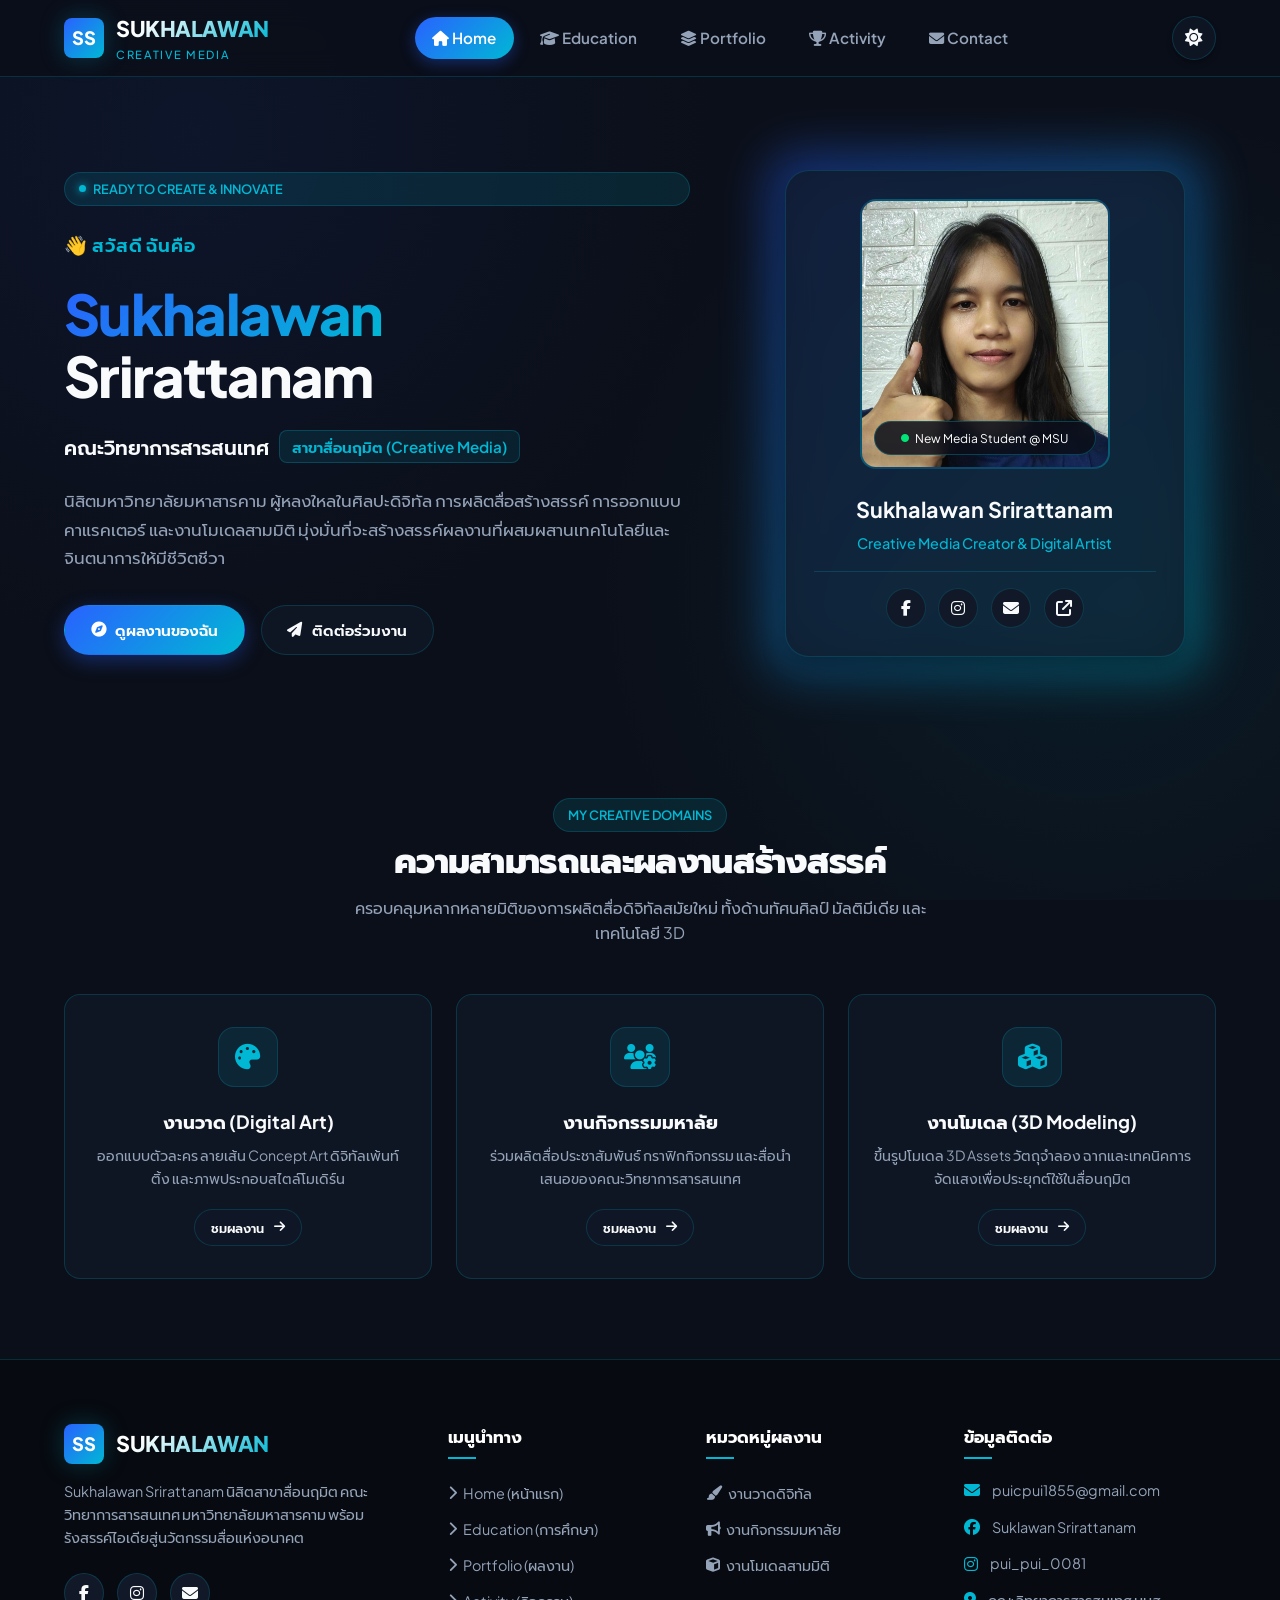
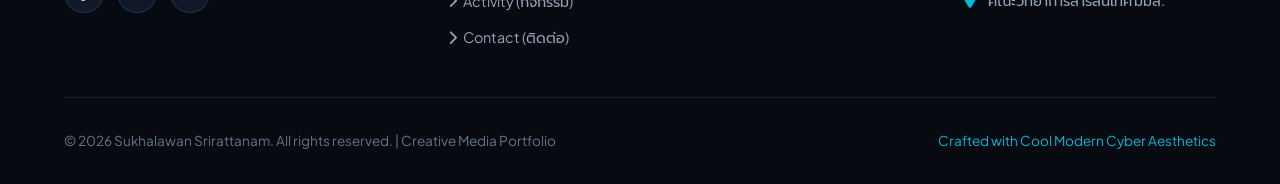
<file: index.html>
<!DOCTYPE html>
<html lang="th" data-theme="dark">
<head>
  <meta charset="UTF-8">
  <meta name="viewport" content="width=device-width, initial-scale=1.0">
  <title>Sukhalawan Srirattanam | Creative Media Portfolio</title>
  <meta name="description" content="Portfolio ของ Sukhalawan Srirattanam นิสิตสาขาสื่อนฤมิต คณะวิทยาการสารสนเทศ มหาวิทยาลัยมหาสารคาม">
  <link rel="stylesheet" href="css/style.css">
  <!-- FontAwesome Icons -->
  <link rel="stylesheet" href="https://cdnjs.cloudflare.com/ajax/libs/font-awesome/6.5.1/css/all.min.css">
</head>
<body>

  <!-- ==================== SITE NAVIGATION ==================== -->
  <header class="site-header">
    <div class="container nav-container">
      <a href="index.html" class="brand-logo">
        <div class="logo-icon">SS</div>
        <div>
          <span class="logo-text">SUKHALAWAN</span>
          <span class="logo-sub">Creative Media</span>
        </div>
      </a>

      <!-- Navigation Links -->
      <nav class="nav-menu" id="navMenu">
        <a href="index.html" class="nav-link active"><i class="fa-solid fa-house"></i> Home</a>
        <a href="education.html" class="nav-link"><i class="fa-solid fa-graduation-cap"></i> Education</a>
        <a href="portfolio.html" class="nav-link"><i class="fa-solid fa-layer-group"></i> Portfolio</a>
        <a href="activity.html" class="nav-link"><i class="fa-solid fa-trophy"></i> Activity</a>
        <a href="contact.html" class="nav-link"><i class="fa-solid fa-envelope"></i> Contact</a>
      </nav>

      <!-- Navigation Actions -->
      <div class="nav-actions">
        <!-- Theme Switcher (Dark / Light) -->
        <button id="themeToggleBtn" class="theme-toggle-btn" aria-label="สลับโหมดการแสดงผล" title="สลับโหมดการแสดงผล">
          <i id="themeIcon" class="fa-solid fa-sun"></i>
        </button>
        <!-- Mobile Hamburger Menu Button -->
        <button id="hamburgerBtn" class="hamburger-btn" aria-label="เปิดเมนู">
          <i class="fa-solid fa-bars"></i>
        </button>
      </div>
    </div>
  </header>

  <!-- ==================== HERO SECTION ==================== -->
  <main>
    <section class="hero-section">
      <div class="container hero-grid">
        <!-- Left: Introduction Bio -->
        <div class="hero-content">
          <div class="badge badge-pulse">
            <span>READY TO CREATE & INNOVATE</span>
          </div>
          <span class="hero-greeting">👋 สวัสดี ฉันคือ</span>
          <h1 class="hero-name">
            <span class="hero-name-gradient">Sukhalawan</span><br>
            Srirattanam
          </h1>
          <div class="hero-faculty">
            <span>คณะวิทยาการสารสนเทศ</span>
            <span class="hero-faculty-tag">สาขาสื่อนฤมิต (Creative Media)</span>
          </div>
          <p class="hero-bio">
            นิสิตมหาวิทยาลัยมหาสารคาม ผู้หลงใหลในศิลปะดิจิทัล การผลิตสื่อสร้างสรรค์ การออกแบบคาแรคเตอร์ และงานโมเดลสามมิติ มุ่งมั่นที่จะสร้างสรรค์ผลงานที่ผสมผสานเทคโนโลยีและจินตนาการให้มีชีวิตชีวา
          </p>
          <div class="hero-actions">
            <a href="portfolio.html" class="btn btn-primary">
              <i class="fa-solid fa-compass"></i> ดูผลงานของฉัน
            </a>
            <a href="contact.html" class="btn btn-secondary">
              <i class="fa-solid fa-paper-plane"></i> ติดต่อร่วมงาน
            </a>
          </div>
        </div>

        <!-- Right: Profile Visual Card -->
        <div class="hero-visual">
          <div class="profile-card-wrapper">
            <div class="profile-glow"></div>
            <div class="profile-card">
              <div class="profile-img-container">
                <img src="assets/images/profile-real.jpg" alt="Sukhalawan Srirattanam Profile" class="profile-img">
                <div class="profile-meta-status">
                  <i class="fa-solid fa-circle" style="color: #00E676; font-size: 8px;"></i>
                  <span>New Media Student @ MSU</span>
                </div>
              </div>
              <h2 class="profile-name">Sukhalawan Srirattanam</h2>
              <p class="profile-title">Creative Media Creator & Digital Artist</p>
              
              <!-- Quick Social Links -->
              <div class="profile-socials">
                <a href="https://www.facebook.com/suklawan.srirattanam?locale=th_TH" target="_blank" rel="noopener" class="social-circle-btn" title="Facebook Profile">
                  <i class="fa-brands fa-facebook-f"></i>
                </a>
                <a href="https://www.instagram.com/pui_pui_0081/" target="_blank" rel="noopener" class="social-circle-btn" title="Instagram Profile">
                  <i class="fa-brands fa-instagram"></i>
                </a>
                <a href="mailto:puicpui1855@gmail.com" class="social-circle-btn" title="Send Email">
                  <i class="fa-solid fa-envelope"></i>
                </a>
                <a href="contact.html" class="social-circle-btn" title="View Full Contacts">
                  <i class="fa-solid fa-arrow-up-right-from-square"></i>
                </a>
              </div>
            </div>
          </div>
        </div>
      </div>
    </section>

    <!-- ==================== HIGHLIGHTS SECTION ==================== -->
    <section class="home-highlights">
      <div class="container">
        <div class="section-head">
          <span class="badge">MY CREATIVE DOMAINS</span>
          <h2 class="section-title">ความสามารถและผลงานสร้างสรรค์</h2>
          <p class="section-desc">ครอบคลุมหลากหลายมิติของการผลิตสื่อดิจิทัลสมัยใหม่ ทั้งด้านทัศนศิลป์ มัลติมีเดีย และเทคโนโลยี 3D</p>
        </div>

        <div class="highlight-grid">
          <!-- Item 1: งานวาด -->
          <div class="highlight-card">
            <div class="highlight-icon">
              <i class="fa-solid fa-palette"></i>
            </div>
            <h3>งานวาด (Digital Art)</h3>
            <p>ออกแบบตัวละคร ลายเส้น Concept Art ดิจิทัลเพ้นท์ติ้ง และภาพประกอบสไตล์โมเดิร์น</p>
            <div style="margin-top: 1.25rem;">
              <a href="portfolio.html" class="btn btn-secondary" style="font-size: 0.8rem; padding: 0.45rem 1rem;">
                ชมผลงาน <i class="fa-solid fa-arrow-right"></i>
              </a>
            </div>
          </div>

          <!-- Item 2: งานกิจกรรมมหาลัย -->
          <div class="highlight-card">
            <div class="highlight-icon">
              <i class="fa-solid fa-users-gear"></i>
            </div>
            <h3>งานกิจกรรมมหาลัย</h3>
            <p>ร่วมผลิตสื่อประชาสัมพันธ์ กราฟิกกิจกรรม และสื่อนำเสนอของคณะวิทยาการสารสนเทศ</p>
            <div style="margin-top: 1.25rem;">
              <a href="portfolio.html" class="btn btn-secondary" style="font-size: 0.8rem; padding: 0.45rem 1rem;">
                ชมผลงาน <i class="fa-solid fa-arrow-right"></i>
              </a>
            </div>
          </div>

          <!-- Item 3: งานโมเดล -->
          <div class="highlight-card">
            <div class="highlight-icon">
              <i class="fa-solid fa-cubes"></i>
            </div>
            <h3>งานโมเดล (3D Modeling)</h3>
            <p>ขึ้นรูปโมเดล 3D Assets วัตถุจำลอง ฉากและเทคนิคการจัดแสงเพื่อประยุกต์ใช้ในสื่อนฤมิต</p>
            <div style="margin-top: 1.25rem;">
              <a href="portfolio.html" class="btn btn-secondary" style="font-size: 0.8rem; padding: 0.45rem 1rem;">
                ชมผลงาน <i class="fa-solid fa-arrow-right"></i>
              </a>
            </div>
          </div>
        </div>
      </div>
    </section>
  </main>

  <!-- ==================== SHARED FOOTER ==================== -->
  <footer class="site-footer">
    <div class="container">
      <div class="footer-grid">
        <!-- Brand Summary -->
        <div class="footer-col footer-brand">
          <div class="brand-logo" style="margin-bottom: 1rem;">
            <div class="logo-icon">SS</div>
            <div class="logo-text">SUKHALAWAN</div>
          </div>
          <p>
            Sukhalawan Srirattanam นิสิตสาขาสื่อนฤมิต คณะวิทยาการสารสนเทศ มหาวิทยาลัยมหาสารคาม พร้อมรังสรรค์ไอเดียสู่นวัตกรรมสื่อแห่งอนาคต
          </p>
          <div class="profile-socials" style="justify-content: flex-start; border: none; padding-top: 0;">
            <a href="https://www.facebook.com/suklawan.srirattanam?locale=th_TH" target="_blank" rel="noopener" class="social-circle-btn" title="Facebook">
              <i class="fa-brands fa-facebook-f"></i>
            </a>
            <a href="https://www.instagram.com/pui_pui_0081/" target="_blank" rel="noopener" class="social-circle-btn" title="Instagram">
              <i class="fa-brands fa-instagram"></i>
            </a>
            <a href="mailto:puicpui1855@gmail.com" class="social-circle-btn" title="Email">
              <i class="fa-solid fa-envelope"></i>
            </a>
          </div>
        </div>

        <!-- Quick Links -->
        <div class="footer-col">
          <h4>เมนูนำทาง</h4>
          <ul class="footer-links">
            <li><a href="index.html"><i class="fa-solid fa-chevron-right"></i> Home (หน้าแรก)</a></li>
            <li><a href="education.html"><i class="fa-solid fa-chevron-right"></i> Education (การศึกษา)</a></li>
            <li><a href="portfolio.html"><i class="fa-solid fa-chevron-right"></i> Portfolio (ผลงาน)</a></li>
            <li><a href="activity.html"><i class="fa-solid fa-chevron-right"></i> Activity (กิจกรรม)</a></li>
            <li><a href="contact.html"><i class="fa-solid fa-chevron-right"></i> Contact (ติดต่อ)</a></li>
          </ul>
        </div>

        <!-- Creative Fields -->
        <div class="footer-col">
          <h4>หมวดหมู่ผลงาน</h4>
          <ul class="footer-links">
            <li><a href="portfolio.html"><i class="fa-solid fa-paintbrush"></i> งานวาดดิจิทัล</a></li>
            <li><a href="portfolio.html"><i class="fa-solid fa-bullhorn"></i> งานกิจกรรมมหาลัย</a></li>
            <li><a href="portfolio.html"><i class="fa-solid fa-cube"></i> งานโมเดลสามมิติ</a></li>
          </ul>
        </div>

        <!-- Direct Contact -->
        <div class="footer-col">
          <h4>ข้อมูลติดต่อ</h4>
          <div class="footer-contact-item">
            <i class="fa-solid fa-envelope"></i>
            <span>puicpui1855@gmail.com</span>
          </div>
          <div class="footer-contact-item">
            <i class="fa-brands fa-facebook"></i>
            <span>Suklawan Srirattanam</span>
          </div>
          <div class="footer-contact-item">
            <i class="fa-brands fa-instagram"></i>
            <span>pui_pui_0081</span>
          </div>
          <div class="footer-contact-item">
            <i class="fa-solid fa-location-dot"></i>
            <span>คณะวิทยาการสารสนเทศ มมส.</span>
          </div>
        </div>
      </div>

      <div class="footer-bottom">
        <p>© 2026 Sukhalawan Srirattanam. All rights reserved. | Creative Media Portfolio</p>
        <p style="color: var(--c-cyan);">Crafted with Cool Modern Cyber Aesthetics</p>
      </div>
    </div>
  </footer>

  <script src="js/main.js"></script>
</body>
</html>
</file>
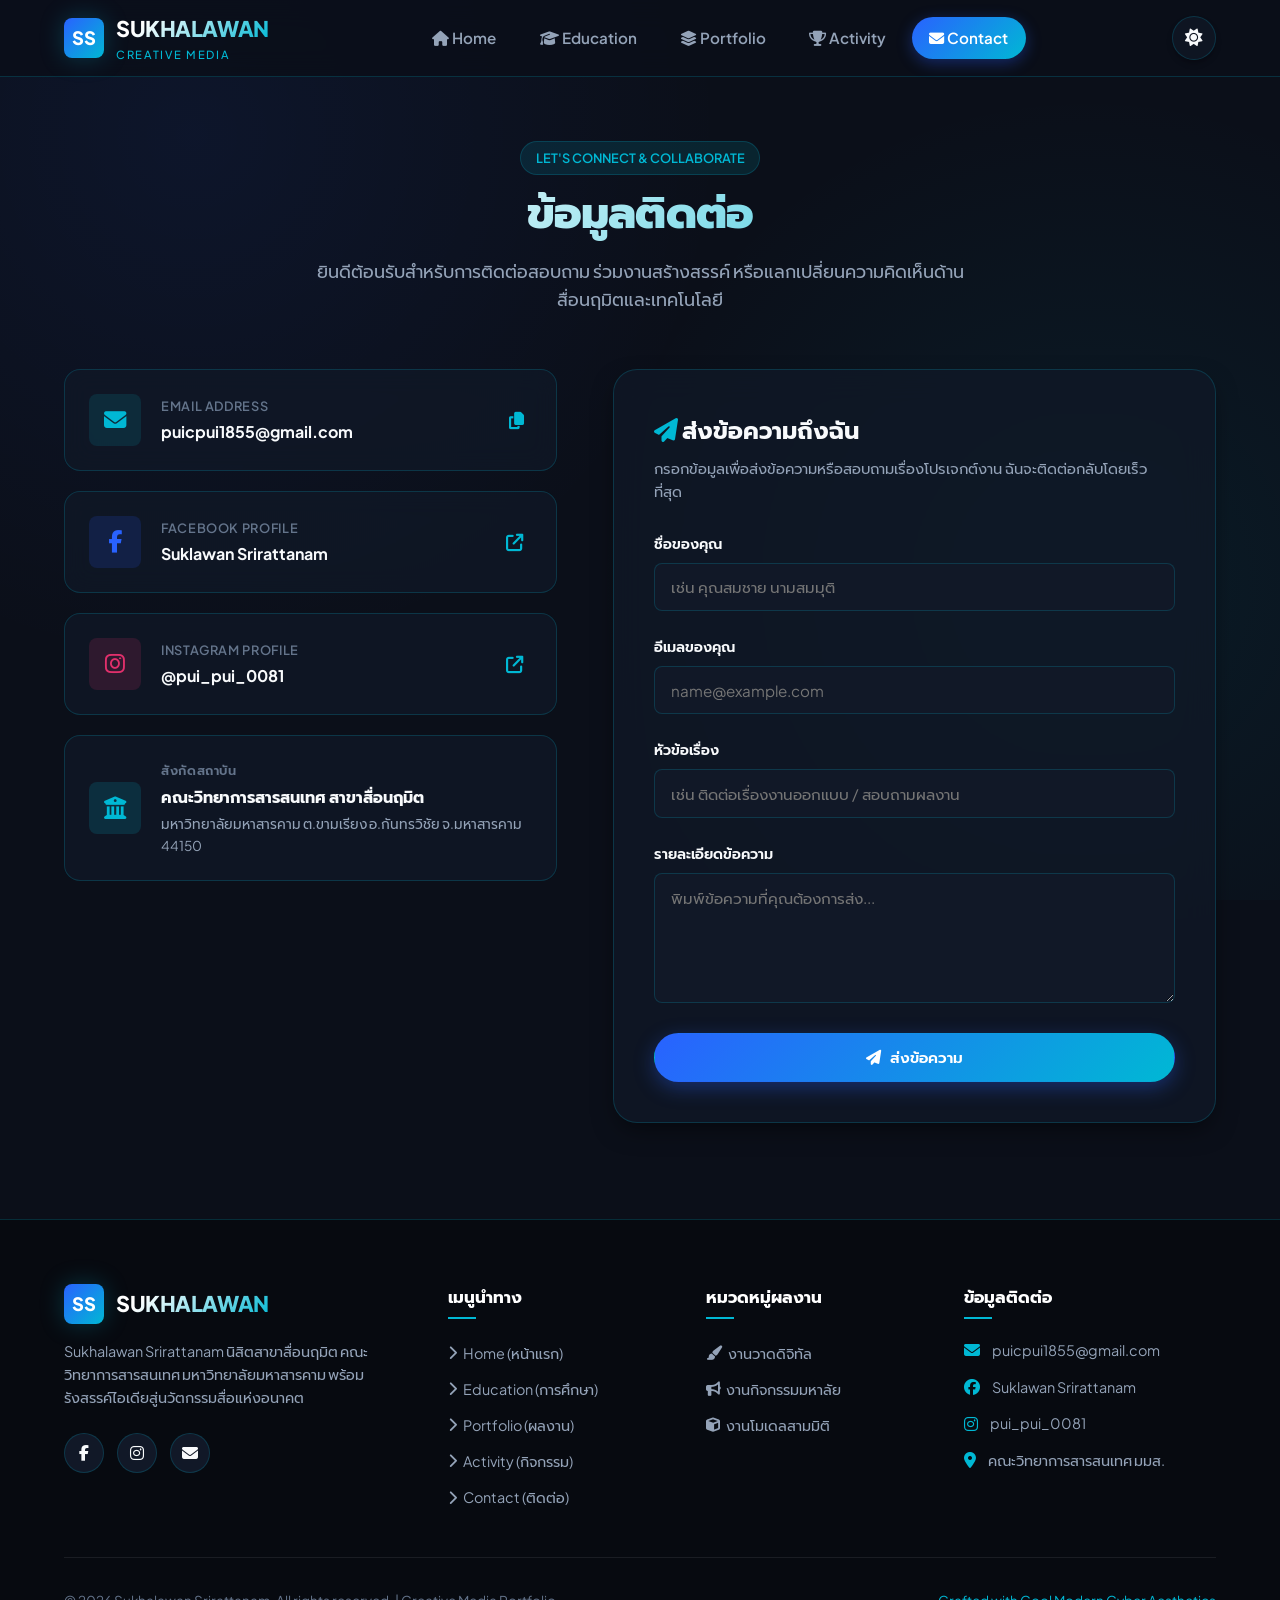
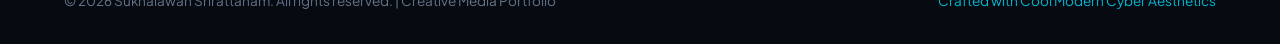
<file: contact.html>
<!DOCTYPE html>
<html lang="th" data-theme="dark">
<head>
  <meta charset="UTF-8">
  <meta name="viewport" content="width=device-width, initial-scale=1.0">
  <title>Contact | ช่องทางการติดต่อ - Sukhalawan Srirattanam</title>
  <meta name="description" content="ช่องทางการติดต่อ Sukhalawan Srirattanam ทางอีเมล เฟซบุ๊ก และอินสตาแกรม">
  <link rel="stylesheet" href="css/style.css">
  <link rel="stylesheet" href="https://cdnjs.cloudflare.com/ajax/libs/font-awesome/6.5.1/css/all.min.css">
</head>
<body>

  <!-- ==================== SITE NAVIGATION ==================== -->
  <header class="site-header">
    <div class="container nav-container">
      <a href="index.html" class="brand-logo">
        <div class="logo-icon">SS</div>
        <div>
          <span class="logo-text">SUKHALAWAN</span>
          <span class="logo-sub">Creative Media</span>
        </div>
      </a>

      <nav class="nav-menu" id="navMenu">
        <a href="index.html" class="nav-link"><i class="fa-solid fa-house"></i> Home</a>
        <a href="education.html" class="nav-link"><i class="fa-solid fa-graduation-cap"></i> Education</a>
        <a href="portfolio.html" class="nav-link"><i class="fa-solid fa-layer-group"></i> Portfolio</a>
        <a href="activity.html" class="nav-link"><i class="fa-solid fa-trophy"></i> Activity</a>
        <a href="contact.html" class="nav-link active"><i class="fa-solid fa-envelope"></i> Contact</a>
      </nav>

      <div class="nav-actions">
        <button id="themeToggleBtn" class="theme-toggle-btn" aria-label="สลับโหมดการแสดงผล" title="สลับโหมดการแสดงผล">
          <i id="themeIcon" class="fa-solid fa-sun"></i>
        </button>
        <button id="hamburgerBtn" class="hamburger-btn" aria-label="เปิดเมนู">
          <i class="fa-solid fa-bars"></i>
        </button>
      </div>
    </div>
  </header>

  <main>
    <!-- Page Hero Banner -->
    <section class="page-hero">
      <div class="container">
        <span class="badge">LET'S CONNECT & COLLABORATE</span>
        <h1 class="page-hero-title">ข้อมูลติดต่อ</h1>
        <p class="page-hero-subtitle">ยินดีต้อนรับสำหรับการติดต่อสอบถาม ร่วมงานสร้างสรรค์ หรือแลกเปลี่ยนความคิดเห็นด้านสื่อนฤมิตและเทคโนโลยี</p>
      </div>
    </section>

    <!-- Contact Content Layout -->
    <section class="contact-section">
      <div class="container">
        <div class="contact-layout">

          <!-- Left Column: Direct Contact Info Cards -->
          <div class="contact-info-cards">

            <!-- Email Card with Copy button -->
            <div class="info-card">
              <div class="info-card-icon">
                <i class="fa-solid fa-envelope"></i>
              </div>
              <div class="info-card-body">
                <div class="info-card-label">Email Address</div>
                <div class="info-card-value">puicpui1855@gmail.com</div>
              </div>
              <div class="info-card-action" id="copyEmailBtn" title="คัดลอกอีเมล">
                <i class="fa-solid fa-copy"></i>
              </div>
            </div>

            <!-- Facebook Card -->
            <a href="https://www.facebook.com/suklawan.srirattanam?locale=th_TH" target="_blank" rel="noopener" class="info-card">
              <div class="info-card-icon" style="background: rgba(41, 98, 255, 0.15); color: #2962FF;">
                <i class="fa-brands fa-facebook-f"></i>
              </div>
              <div class="info-card-body">
                <div class="info-card-label">Facebook Profile</div>
                <div class="info-card-value">Suklawan Srirattanam</div>
              </div>
              <div class="info-card-action">
                <i class="fa-solid fa-arrow-up-right-from-square"></i>
              </div>
            </a>

            <!-- Instagram Card -->
            <a href="https://www.instagram.com/pui_pui_0081/" target="_blank" rel="noopener" class="info-card">
              <div class="info-card-icon" style="background: rgba(225, 48, 108, 0.15); color: #E1306C;">
                <i class="fa-brands fa-instagram"></i>
              </div>
              <div class="info-card-body">
                <div class="info-card-label">Instagram Profile</div>
                <div class="info-card-value">@pui_pui_0081</div>
              </div>
              <div class="info-card-action">
                <i class="fa-solid fa-arrow-up-right-from-square"></i>
              </div>
            </a>

            <!-- Location / Faculty Card -->
            <div class="info-card">
              <div class="info-card-icon" style="background: rgba(0, 184, 212, 0.15); color: #00B8D4;">
                <i class="fa-solid fa-building-columns"></i>
              </div>
              <div class="info-card-body">
                <div class="info-card-label">สังกัดสถาบัน</div>
                <div class="info-card-value">คณะวิทยาการสารสนเทศ สาขาสื่อนฤมิต</div>
                <div style="font-size: 0.85rem; color: var(--text-secondary); margin-top: 0.2rem;">
                  มหาวิทยาลัยมหาสารคาม ต.ขามเรียง อ.กันทรวิชัย จ.มหาสารคาม 44150
                </div>
              </div>
            </div>

          </div>

          <!-- Right Column: Interactive Send Message Form -->
          <div class="contact-form-card">
            <h2 style="font-size: 1.5rem; font-weight: 700; margin-bottom: 0.5rem;">
              <i class="fa-solid fa-paper-plane" style="color: var(--c-cyan);"></i> ส่งข้อความถึงฉัน
            </h2>
            <p style="color: var(--text-secondary); font-size: 0.92rem; margin-bottom: 1.75rem;">
              กรอกข้อมูลเพื่อส่งข้อความหรือสอบถามเรื่องโปรเจกต์งาน ฉันจะติดต่อกลับโดยเร็วที่สุด
            </p>

            <form id="contactForm">
              <div class="form-group">
                <label for="senderName" class="form-label">ชื่อของคุณ</label>
                <input type="text" id="senderName" class="form-control" placeholder="เช่น คุณสมชาย นามสมมุติ" required>
              </div>

              <div class="form-group">
                <label for="senderEmail" class="form-label">อีเมลของคุณ</label>
                <input type="email" id="senderEmail" class="form-control" placeholder="name@example.com" required>
              </div>

              <div class="form-group">
                <label for="messageSubject" class="form-label">หัวข้อเรื่อง</label>
                <input type="text" id="messageSubject" class="form-control" placeholder="เช่น ติดต่อเรื่องงานออกแบบ / สอบถามผลงาน" required>
              </div>

              <div class="form-group">
                <label for="messageContent" class="form-label">รายละเอียดข้อความ</label>
                <textarea id="messageContent" class="form-control" placeholder="พิมพ์ข้อความที่คุณต้องการส่ง..." required></textarea>
              </div>

              <button type="submit" class="btn btn-primary" style="width: 100%;">
                <i class="fa-solid fa-paper-plane"></i> ส่งข้อความ
              </button>
            </form>
          </div>

        </div>
      </div>
    </section>
  </main>

  <!-- ==================== SHARED FOOTER ==================== -->
  <footer class="site-footer">
    <div class="container">
      <div class="footer-grid">
        <div class="footer-col footer-brand">
          <div class="brand-logo" style="margin-bottom: 1rem;">
            <div class="logo-icon">SS</div>
            <div class="logo-text">SUKHALAWAN</div>
          </div>
          <p>
            Sukhalawan Srirattanam นิสิตสาขาสื่อนฤมิต คณะวิทยาการสารสนเทศ มหาวิทยาลัยมหาสารคาม พร้อมรังสรรค์ไอเดียสู่นวัตกรรมสื่อแห่งอนาคต
          </p>
          <div class="profile-socials" style="justify-content: flex-start; border: none; padding-top: 0;">
            <a href="https://www.facebook.com/suklawan.srirattanam?locale=th_TH" target="_blank" rel="noopener" class="social-circle-btn" title="Facebook">
              <i class="fa-brands fa-facebook-f"></i>
            </a>
            <a href="https://www.instagram.com/pui_pui_0081/" target="_blank" rel="noopener" class="social-circle-btn" title="Instagram">
              <i class="fa-brands fa-instagram"></i>
            </a>
            <a href="mailto:puicpui1855@gmail.com" class="social-circle-btn" title="Email">
              <i class="fa-solid fa-envelope"></i>
            </a>
          </div>
        </div>

        <div class="footer-col">
          <h4>เมนูนำทาง</h4>
          <ul class="footer-links">
            <li><a href="index.html"><i class="fa-solid fa-chevron-right"></i> Home (หน้าแรก)</a></li>
            <li><a href="education.html"><i class="fa-solid fa-chevron-right"></i> Education (การศึกษา)</a></li>
            <li><a href="portfolio.html"><i class="fa-solid fa-chevron-right"></i> Portfolio (ผลงาน)</a></li>
            <li><a href="activity.html"><i class="fa-solid fa-chevron-right"></i> Activity (กิจกรรม)</a></li>
            <li><a href="contact.html"><i class="fa-solid fa-chevron-right"></i> Contact (ติดต่อ)</a></li>
          </ul>
        </div>

        <div class="footer-col">
          <h4>หมวดหมู่ผลงาน</h4>
          <ul class="footer-links">
            <li><a href="portfolio.html"><i class="fa-solid fa-paintbrush"></i> งานวาดดิจิทัล</a></li>
            <li><a href="portfolio.html"><i class="fa-solid fa-bullhorn"></i> งานกิจกรรมมหาลัย</a></li>
            <li><a href="portfolio.html"><i class="fa-solid fa-cube"></i> งานโมเดลสามมิติ</a></li>
          </ul>
        </div>

        <div class="footer-col">
          <h4>ข้อมูลติดต่อ</h4>
          <div class="footer-contact-item">
            <i class="fa-solid fa-envelope"></i>
            <span>puicpui1855@gmail.com</span>
          </div>
          <div class="footer-contact-item">
            <i class="fa-brands fa-facebook"></i>
            <span>Suklawan Srirattanam</span>
          </div>
          <div class="footer-contact-item">
            <i class="fa-brands fa-instagram"></i>
            <span>pui_pui_0081</span>
          </div>
          <div class="footer-contact-item">
            <i class="fa-solid fa-location-dot"></i>
            <span>คณะวิทยาการสารสนเทศ มมส.</span>
          </div>
        </div>
      </div>

      <div class="footer-bottom">
        <p>© 2026 Sukhalawan Srirattanam. All rights reserved. | Creative Media Portfolio</p>
        <p style="color: var(--c-cyan);">Crafted with Cool Modern Cyber Aesthetics</p>
      </div>
    </div>
  </footer>

  <script src="js/main.js"></script>
</body>
</html>
</file>
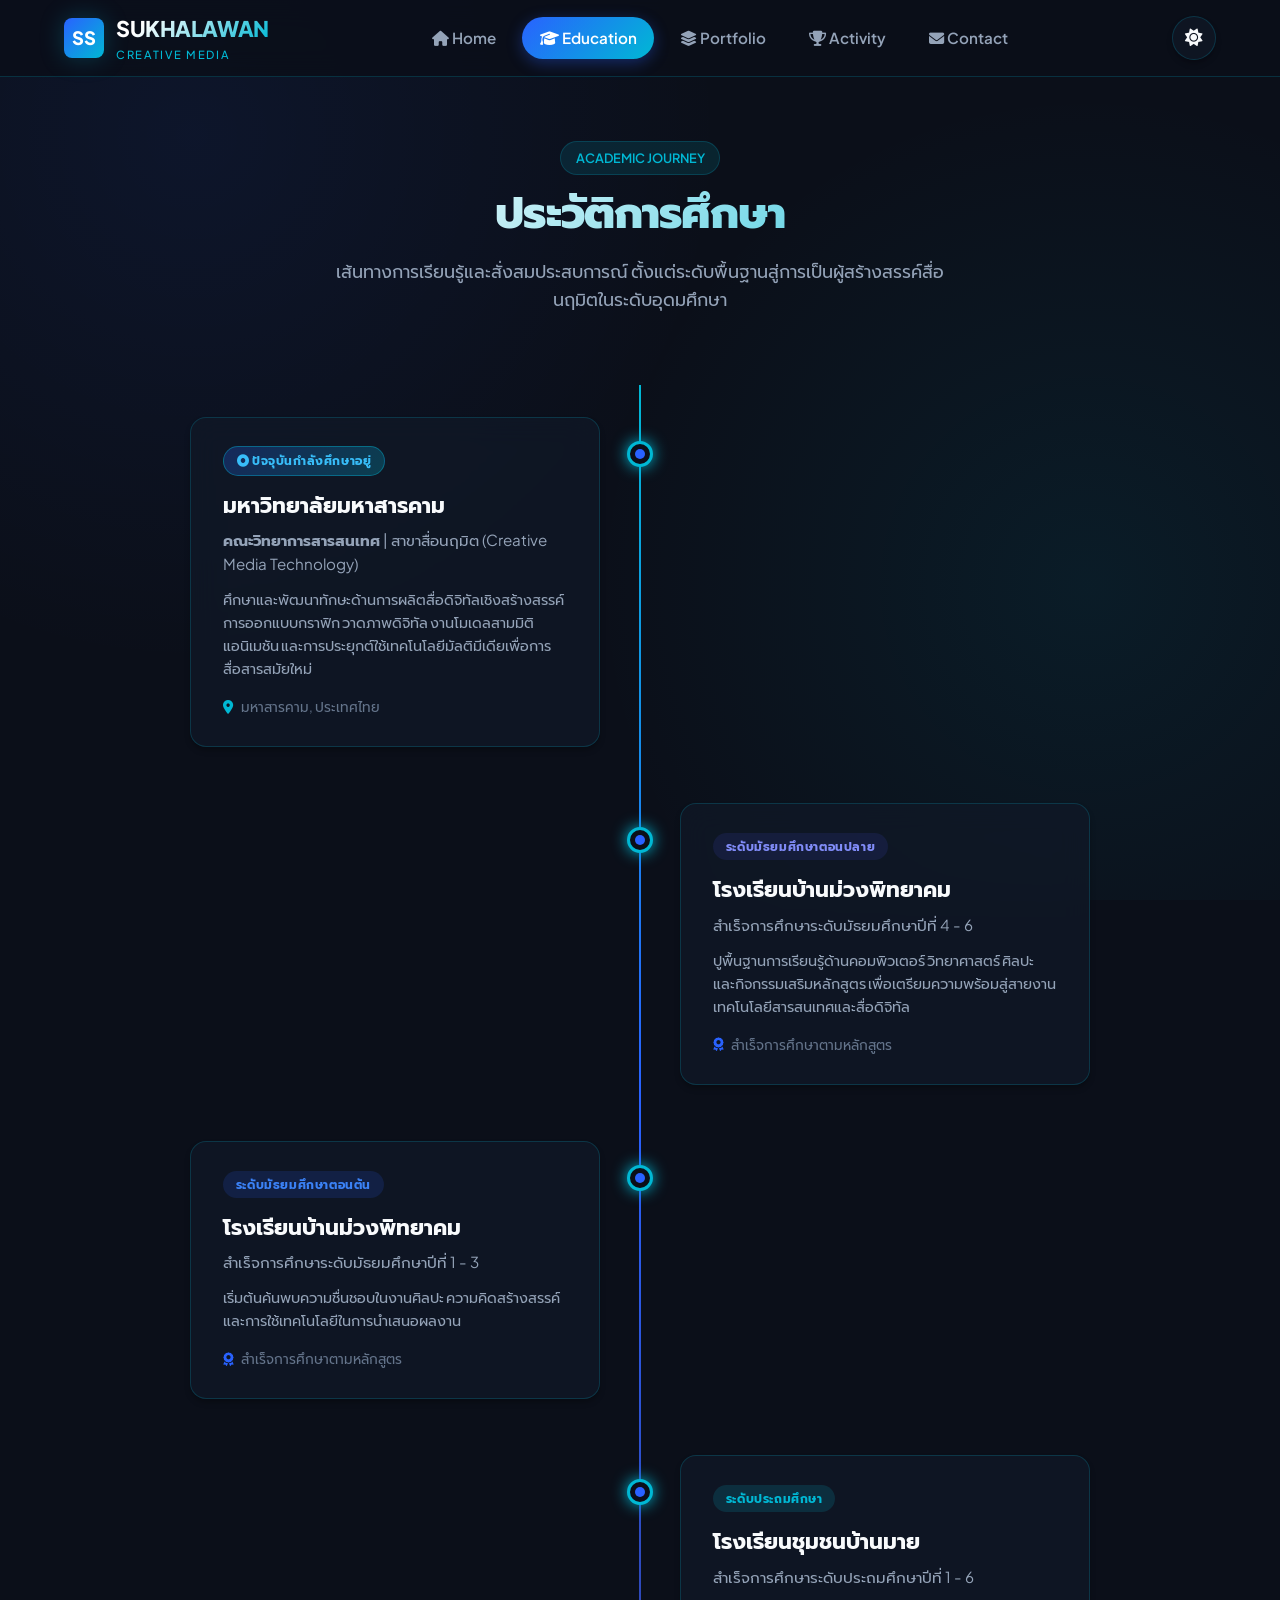
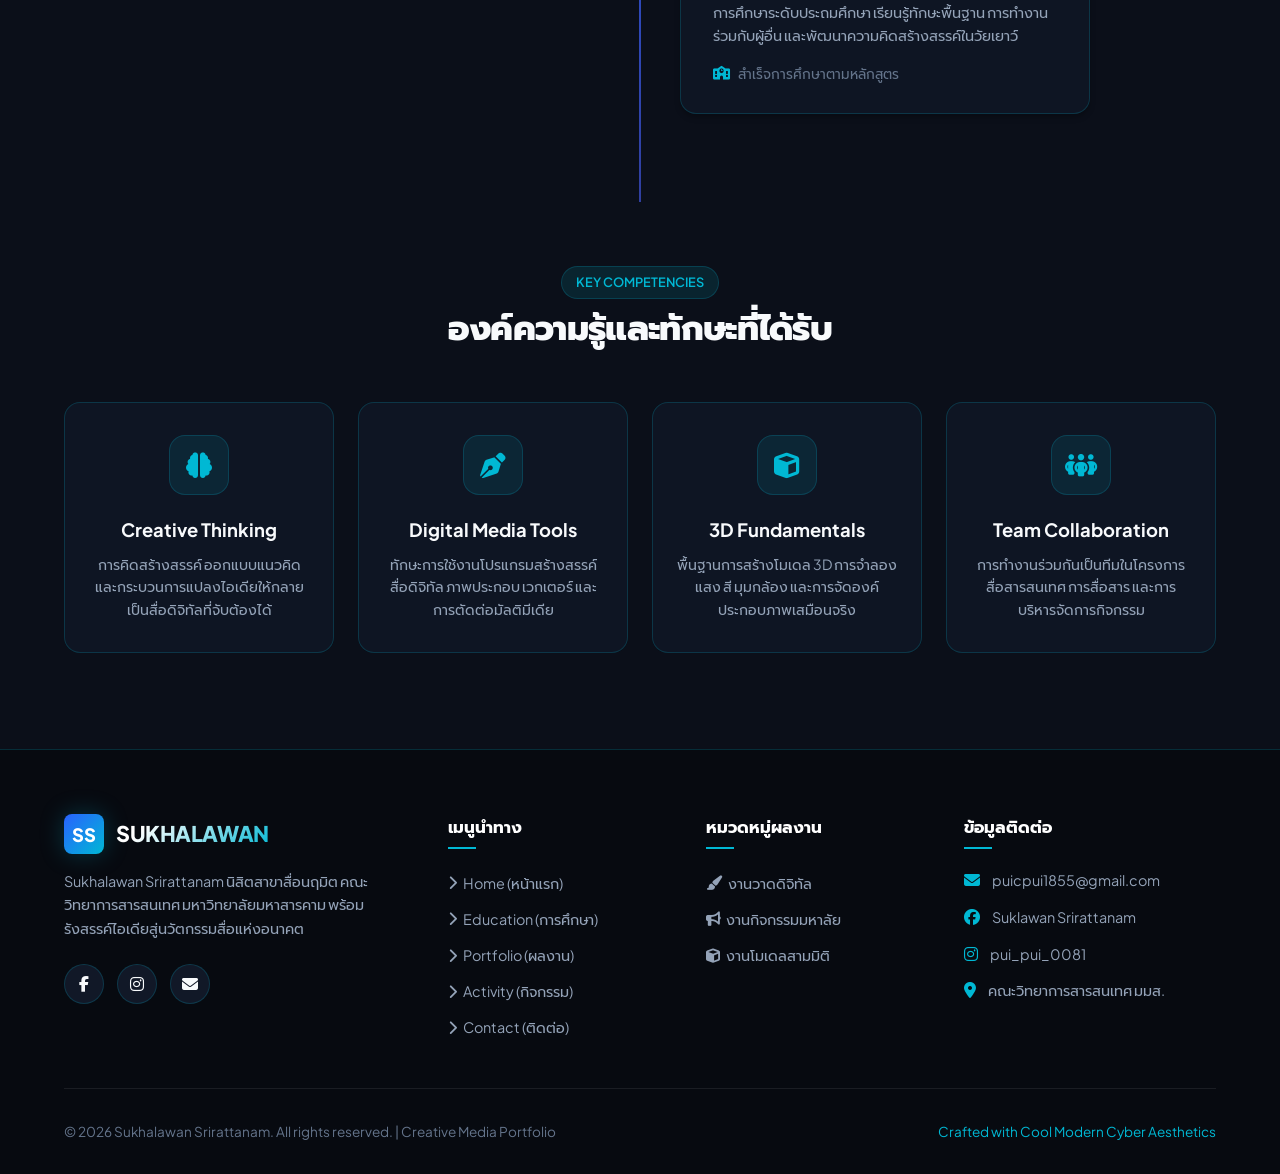
<file: education.html>
<!DOCTYPE html>
<html lang="th" data-theme="dark">
<head>
  <meta charset="UTF-8">
  <meta name="viewport" content="width=device-width, initial-scale=1.0">
  <title>Education | ประวัติการศึกษา - Sukhalawan Srirattanam</title>
  <meta name="description" content="ประวัติการศึกษาทุกระดับของ Sukhalawan Srirattanam มหาวิทยาลัยมหาสารคาม">
  <link rel="stylesheet" href="css/style.css">
  <link rel="stylesheet" href="https://cdnjs.cloudflare.com/ajax/libs/font-awesome/6.5.1/css/all.min.css">
</head>
<body>

  <!-- ==================== SITE NAVIGATION ==================== -->
  <header class="site-header">
    <div class="container nav-container">
      <a href="index.html" class="brand-logo">
        <div class="logo-icon">SS</div>
        <div>
          <span class="logo-text">SUKHALAWAN</span>
          <span class="logo-sub">Creative Media</span>
        </div>
      </a>

      <nav class="nav-menu" id="navMenu">
        <a href="index.html" class="nav-link"><i class="fa-solid fa-house"></i> Home</a>
        <a href="education.html" class="nav-link active"><i class="fa-solid fa-graduation-cap"></i> Education</a>
        <a href="portfolio.html" class="nav-link"><i class="fa-solid fa-layer-group"></i> Portfolio</a>
        <a href="activity.html" class="nav-link"><i class="fa-solid fa-trophy"></i> Activity</a>
        <a href="contact.html" class="nav-link"><i class="fa-solid fa-envelope"></i> Contact</a>
      </nav>

      <div class="nav-actions">
        <button id="themeToggleBtn" class="theme-toggle-btn" aria-label="สลับโหมดการแสดงผล" title="สลับโหมดการแสดงผล">
          <i id="themeIcon" class="fa-solid fa-sun"></i>
        </button>
        <button id="hamburgerBtn" class="hamburger-btn" aria-label="เปิดเมนู">
          <i class="fa-solid fa-bars"></i>
        </button>
      </div>
    </div>
  </header>

  <main>
    <!-- Page Hero Banner -->
    <section class="page-hero">
      <div class="container">
        <span class="badge">ACADEMIC JOURNEY</span>
        <h1 class="page-hero-title">ประวัติการศึกษา</h1>
        <p class="page-hero-subtitle">เส้นทางการเรียนรู้และสั่งสมประสบการณ์ ตั้งแต่ระดับพื้นฐานสู่การเป็นผู้สร้างสรรค์สื่อนฤมิตในระดับอุดมศึกษา</p>
      </div>
    </section>

    <!-- Timeline of Education -->
    <section class="education-section">
      <div class="container">
        <div class="timeline">

          <!-- 4. ระดับอุดมศึกษา (ปัจจุบัน) -->
          <div class="timeline-item">
            <div class="timeline-dot"></div>
            <div class="timeline-content">
              <span class="timeline-level-badge level-uni">
                <i class="fa-solid fa-circle-dot"></i> ปัจจุบันกำลังศึกษาอยู่
              </span>
              <h2 class="timeline-school">มหาวิทยาลัยมหาสารคาม</h2>
              <div class="timeline-degree">
                <strong>คณะวิทยาการสารสนเทศ</strong> | สาขาสื่อนฤมิต (Creative Media Technology)
              </div>
              <p style="color: var(--text-secondary); font-size: 0.9rem; margin-bottom: 1rem;">
                ศึกษาและพัฒนาทักษะด้านการผลิตสื่อดิจิทัลเชิงสร้างสรรค์ การออกแบบกราฟิก วาดภาพดิจิทัล งานโมเดลสามมิติ แอนิเมชัน และการประยุกต์ใช้เทคโนโลยีมัลติมีเดียเพื่อการสื่อสารสมัยใหม่
              </p>
              <div class="timeline-status">
                <i class="fa-solid fa-location-dot" style="color: var(--c-cyan);"></i>
                <span>มหาสารคาม, ประเทศไทย</span>
              </div>
            </div>
          </div>

          <!-- 3. ระดับมัธยมศึกษาตอนปลาย -->
          <div class="timeline-item">
            <div class="timeline-dot"></div>
            <div class="timeline-content">
              <span class="timeline-level-badge level-high">ระดับมัธยมศึกษาตอนปลาย</span>
              <h2 class="timeline-school">โรงเรียนบ้านม่วงพิทยาคม</h2>
              <div class="timeline-degree">
                สำเร็จการศึกษาระดับมัธยมศึกษาปีที่ 4 - 6
              </div>
              <p style="color: var(--text-secondary); font-size: 0.9rem; margin-bottom: 1rem;">
                ปูพื้นฐานการเรียนรู้ด้านคอมพิวเตอร์ วิทยาศาสตร์ ศิลปะ และกิจกรรมเสริมหลักสูตร เพื่อเตรียมความพร้อมสู่สายงานเทคโนโลยีสารสนเทศและสื่อดิจิทัล
              </p>
              <div class="timeline-status">
                <i class="fa-solid fa-award" style="color: var(--c-primary);"></i>
                <span>สำเร็จการศึกษาตามหลักสูตร</span>
              </div>
            </div>
          </div>

          <!-- 2. ระดับมัธยมศึกษาตอนต้น -->
          <div class="timeline-item">
            <div class="timeline-dot"></div>
            <div class="timeline-content">
              <span class="timeline-level-badge level-secondary">ระดับมัธยมศึกษาตอนต้น</span>
              <h2 class="timeline-school">โรงเรียนบ้านม่วงพิทยาคม</h2>
              <div class="timeline-degree">
                สำเร็จการศึกษาระดับมัธยมศึกษาปีที่ 1 - 3
              </div>
              <p style="color: var(--text-secondary); font-size: 0.9rem; margin-bottom: 1rem;">
                เริ่มต้นค้นพบความชื่นชอบในงานศิลปะ ความคิดสร้างสรรค์ และการใช้เทคโนโลยีในการนำเสนอผลงาน
              </p>
              <div class="timeline-status">
                <i class="fa-solid fa-award" style="color: var(--c-primary);"></i>
                <span>สำเร็จการศึกษาตามหลักสูตร</span>
              </div>
            </div>
          </div>

          <!-- 1. ระดับประถมศึกษา -->
          <div class="timeline-item">
            <div class="timeline-dot"></div>
            <div class="timeline-content">
              <span class="timeline-level-badge level-primary">ระดับประถมศึกษา</span>
              <h2 class="timeline-school">โรงเรียนชุมชนบ้านมาย</h2>
              <div class="timeline-degree">
                สำเร็จการศึกษาระดับประถมศึกษาปีที่ 1 - 6
              </div>
              <p style="color: var(--text-secondary); font-size: 0.9rem; margin-bottom: 1rem;">
                การศึกษาระดับประถมศึกษา เรียนรู้ทักษะพื้นฐาน การทำงานร่วมกับผู้อื่น และพัฒนาความคิดสร้างสรรค์ในวัยเยาว์
              </p>
              <div class="timeline-status">
                <i class="fa-solid fa-school" style="color: var(--c-cyan);"></i>
                <span>สำเร็จการศึกษาตามหลักสูตร</span>
              </div>
            </div>
          </div>

        </div>

        <!-- Academic Strengths Bento Cards -->
        <div style="margin-top: 4rem;">
          <div class="section-head">
            <span class="badge">KEY COMPETENCIES</span>
            <h2 class="section-title">องค์ความรู้และทักษะที่ได้รับ</h2>
          </div>

          <div class="highlight-grid">
            <div class="highlight-card">
              <div class="highlight-icon"><i class="fa-solid fa-brain"></i></div>
              <h3>Creative Thinking</h3>
              <p>การคิดสร้างสรรค์ ออกแบบแนวคิด และกระบวนการแปลงไอเดียให้กลายเป็นสื่อดิจิทัลที่จับต้องได้</p>
            </div>
            <div class="highlight-card">
              <div class="highlight-icon"><i class="fa-solid fa-pen-nib"></i></div>
              <h3>Digital Media Tools</h3>
              <p>ทักษะการใช้งานโปรแกรมสร้างสรรค์สื่อดิจิทัล ภาพประกอบ เวกเตอร์ และการตัดต่อมัลติมีเดีย</p>
            </div>
            <div class="highlight-card">
              <div class="highlight-icon"><i class="fa-solid fa-cube"></i></div>
              <h3>3D Fundamentals</h3>
              <p>พื้นฐานการสร้างโมเดล 3D การจำลองแสง สี มุมกล้อง และการจัดองค์ประกอบภาพเสมือนจริง</p>
            </div>
            <div class="highlight-card">
              <div class="highlight-icon"><i class="fa-solid fa-people-group"></i></div>
              <h3>Team Collaboration</h3>
              <p>การทำงานร่วมกันเป็นทีมในโครงการสื่อสารสนเทศ การสื่อสาร และการบริหารจัดการกิจกรรม</p>
            </div>
          </div>
        </div>

      </div>
    </section>
  </main>

  <!-- ==================== SHARED FOOTER ==================== -->
  <footer class="site-footer">
    <div class="container">
      <div class="footer-grid">
        <div class="footer-col footer-brand">
          <div class="brand-logo" style="margin-bottom: 1rem;">
            <div class="logo-icon">SS</div>
            <div class="logo-text">SUKHALAWAN</div>
          </div>
          <p>
            Sukhalawan Srirattanam นิสิตสาขาสื่อนฤมิต คณะวิทยาการสารสนเทศ มหาวิทยาลัยมหาสารคาม พร้อมรังสรรค์ไอเดียสู่นวัตกรรมสื่อแห่งอนาคต
          </p>
          <div class="profile-socials" style="justify-content: flex-start; border: none; padding-top: 0;">
            <a href="https://www.facebook.com/suklawan.srirattanam?locale=th_TH" target="_blank" rel="noopener" class="social-circle-btn" title="Facebook">
              <i class="fa-brands fa-facebook-f"></i>
            </a>
            <a href="https://www.instagram.com/pui_pui_0081/" target="_blank" rel="noopener" class="social-circle-btn" title="Instagram">
              <i class="fa-brands fa-instagram"></i>
            </a>
            <a href="mailto:puicpui1855@gmail.com" class="social-circle-btn" title="Email">
              <i class="fa-solid fa-envelope"></i>
            </a>
          </div>
        </div>

        <div class="footer-col">
          <h4>เมนูนำทาง</h4>
          <ul class="footer-links">
            <li><a href="index.html"><i class="fa-solid fa-chevron-right"></i> Home (หน้าแรก)</a></li>
            <li><a href="education.html"><i class="fa-solid fa-chevron-right"></i> Education (การศึกษา)</a></li>
            <li><a href="portfolio.html"><i class="fa-solid fa-chevron-right"></i> Portfolio (ผลงาน)</a></li>
            <li><a href="activity.html"><i class="fa-solid fa-chevron-right"></i> Activity (กิจกรรม)</a></li>
            <li><a href="contact.html"><i class="fa-solid fa-chevron-right"></i> Contact (ติดต่อ)</a></li>
          </ul>
        </div>

        <div class="footer-col">
          <h4>หมวดหมู่ผลงาน</h4>
          <ul class="footer-links">
            <li><a href="portfolio.html"><i class="fa-solid fa-paintbrush"></i> งานวาดดิจิทัล</a></li>
            <li><a href="portfolio.html"><i class="fa-solid fa-bullhorn"></i> งานกิจกรรมมหาลัย</a></li>
            <li><a href="portfolio.html"><i class="fa-solid fa-cube"></i> งานโมเดลสามมิติ</a></li>
          </ul>
        </div>

        <div class="footer-col">
          <h4>ข้อมูลติดต่อ</h4>
          <div class="footer-contact-item">
            <i class="fa-solid fa-envelope"></i>
            <span>puicpui1855@gmail.com</span>
          </div>
          <div class="footer-contact-item">
            <i class="fa-brands fa-facebook"></i>
            <span>Suklawan Srirattanam</span>
          </div>
          <div class="footer-contact-item">
            <i class="fa-brands fa-instagram"></i>
            <span>pui_pui_0081</span>
          </div>
          <div class="footer-contact-item">
            <i class="fa-solid fa-location-dot"></i>
            <span>คณะวิทยาการสารสนเทศ มมส.</span>
          </div>
        </div>
      </div>

      <div class="footer-bottom">
        <p>© 2026 Sukhalawan Srirattanam. All rights reserved. | Creative Media Portfolio</p>
        <p style="color: var(--c-cyan);">Crafted with Cool Modern Cyber Aesthetics</p>
      </div>
    </div>
  </footer>

  <script src="js/main.js"></script>
</body>
</html>
</file>
<file: css/style.css>
/* ==========================================================================
   PORTFOLIO STYLESHEET - Sukhalawan Srirattanam
   Theme Colors Specified:
   - Primary Blue: #2962FF
   - Accent Cyan: #00B8D4
   - Deep Indigo: #303F9F
   - Light Ice Cyan: #E0F7FA
   ========================================================================== */

@import url('https://fonts.googleapis.com/css2?family=Plus+Jakarta+Sans:wght@300;400;500;600;700;800&family=Prompt:wght@300;400;500;600;700&display=swap');

:root {
  /* Brand Palettes specified by user */
  --c-primary: #2962FF;
  --c-cyan: #00B8D4;
  --c-indigo: #303F9F;
  --c-ice-cyan: #E0F7FA;

  /* Dark Theme Defaults (Cool, High-Tech, Cyber Aesthetic) */
  --bg-main: #0B0F19;
  --bg-surface: #111827;
  --bg-card: rgba(17, 24, 39, 0.75);
  --bg-card-hover: rgba(30, 41, 59, 0.85);
  --bg-glass: rgba(15, 23, 42, 0.65);
  --border-color: rgba(0, 184, 212, 0.2);
  --border-color-hover: rgba(41, 98, 255, 0.5);

  --text-primary: #F8FAFC;
  --text-secondary: #94A3B8;
  --text-muted: #64748B;
  --text-highlight: #00B8D4;

  --nav-bg: rgba(11, 15, 25, 0.85);
  --footer-bg: #070A10;

  --badge-bg: rgba(0, 184, 212, 0.12);
  --badge-text: #00B8D4;

  --shadow-sm: 0 4px 6px -1px rgba(0, 0, 0, 0.3);
  --shadow-md: 0 10px 25px -5px rgba(0, 0, 0, 0.5);
  --shadow-glow: 0 0 25px rgba(0, 184, 212, 0.25);
  --shadow-glow-blue: 0 0 30px rgba(41, 98, 255, 0.35);

  --gradient-brand: linear-gradient(135deg, #2962FF 0%, #00B8D4 100%);
  --gradient-text: linear-gradient(135deg, #FFFFFF 20%, #00B8D4 100%);
  --gradient-card: linear-gradient(145deg, rgba(26, 36, 58, 0.5) 0%, rgba(13, 20, 36, 0.8) 100%);

  --radius-sm: 8px;
  --radius-md: 16px;
  --radius-lg: 24px;
  --radius-full: 9999px;

  --transition-fast: 0.2s cubic-bezier(0.4, 0, 0.2, 1);
  --transition-normal: 0.35s cubic-bezier(0.4, 0, 0.2, 1);
  --transition-slow: 0.5s cubic-bezier(0.4, 0, 0.2, 1);
}

/* Light Mode Overrides */
[data-theme="light"] {
  --bg-main: #F4F8FC;
  --bg-surface: #FFFFFF;
  --bg-card: rgba(255, 255, 255, 0.85);
  --bg-card-hover: #FFFFFF;
  --bg-glass: rgba(255, 255, 255, 0.85);
  --border-color: rgba(41, 98, 255, 0.15);
  --border-color-hover: rgba(41, 98, 255, 0.4);

  --text-primary: #0F172A;
  --text-secondary: #475569;
  --text-muted: #64748B;
  --text-highlight: #2962FF;

  --nav-bg: rgba(244, 248, 252, 0.88);
  --footer-bg: #0F172A;

  --badge-bg: var(--c-ice-cyan);
  --badge-text: #007C91;

  --shadow-sm: 0 4px 6px -1px rgba(0, 0, 0, 0.05);
  --shadow-md: 0 10px 25px -5px rgba(41, 98, 255, 0.08);
  --shadow-glow: 0 0 20px rgba(0, 184, 212, 0.2);
  --shadow-glow-blue: 0 0 25px rgba(41, 98, 255, 0.2);

  --gradient-text: linear-gradient(135deg, #0F172A 30%, #2962FF 100%);
  --gradient-card: linear-gradient(145deg, rgba(255, 255, 255, 0.9) 0%, rgba(224, 247, 250, 0.4) 100%);
}

/* Base Reset & Core */
*, *::before, *::after {
  margin: 0;
  padding: 0;
  box-sizing: border-box;
}

html {
  scroll-behavior: smooth;
  font-size: 16px;
}

body {
  font-family: 'Plus Jakarta Sans', 'Prompt', sans-serif;
  background-color: var(--bg-main);
  color: var(--text-primary);
  line-height: 1.6;
  min-height: 100vh;
  display: flex;
  flex-direction: column;
  overflow-x: hidden;
  transition: background-color var(--transition-normal), color var(--transition-normal);
  background-image: 
    radial-gradient(circle at 15% 15%, rgba(41, 98, 255, 0.08) 0%, transparent 40%),
    radial-gradient(circle at 85% 65%, rgba(0, 184, 212, 0.08) 0%, transparent 40%);
  background-attachment: fixed;
}

a {
  text-decoration: none;
  color: inherit;
  transition: color var(--transition-fast);
}

ul {
  list-style: none;
}

img {
  max-width: 100%;
  height: auto;
  display: block;
}

.container {
  width: 100%;
  max-width: 1200px;
  margin: 0 auto;
  padding: 0 1.5rem;
}

/* ==========================================================================
   NAVIGATION BAR (Identical on all pages)
   ========================================================================== */
.site-header {
  position: sticky;
  top: 0;
  z-index: 100;
  background: var(--nav-bg);
  backdrop-filter: blur(14px);
  -webkit-backdrop-filter: blur(14px);
  border-bottom: 1px solid var(--border-color);
  transition: all var(--transition-normal);
}

.nav-container {
  display: flex;
  align-items: center;
  justify-content: space-between;
  height: 76px;
}

.brand-logo {
  display: flex;
  align-items: center;
  gap: 0.75rem;
  font-size: 1.35rem;
  font-weight: 800;
  letter-spacing: -0.02em;
}

.brand-logo .logo-icon {
  width: 40px;
  height: 40px;
  border-radius: var(--radius-sm);
  background: var(--gradient-brand);
  display: flex;
  align-items: center;
  justify-content: center;
  color: #FFFFFF;
  box-shadow: var(--shadow-glow);
  font-size: 1.15rem;
  font-weight: 800;
}

.brand-logo .logo-text {
  background: var(--gradient-text);
  -webkit-background-clip: text;
  -webkit-text-fill-color: transparent;
  font-family: 'Plus Jakarta Sans', sans-serif;
}

.brand-logo .logo-sub {
  font-size: 0.7rem;
  display: block;
  font-weight: 500;
  color: var(--c-cyan);
  letter-spacing: 0.15em;
  text-transform: uppercase;
}

.nav-menu {
  display: flex;
  align-items: center;
  gap: 0.5rem;
}

.nav-link {
  position: relative;
  padding: 0.55rem 1.1rem;
  font-size: 0.95rem;
  font-weight: 600;
  color: var(--text-secondary);
  border-radius: var(--radius-full);
  transition: all var(--transition-fast);
}

.nav-link:hover {
  color: var(--text-primary);
  background: rgba(0, 184, 212, 0.08);
}

.nav-link.active {
  color: #FFFFFF;
  background: var(--gradient-brand);
  box-shadow: 0 4px 15px rgba(41, 98, 255, 0.35);
}

[data-theme="light"] .nav-link.active {
  color: #FFFFFF;
}

.nav-actions {
  display: flex;
  align-items: center;
  gap: 0.85rem;
}

/* Theme Toggle Button */
.theme-toggle-btn {
  background: var(--bg-card);
  border: 1px solid var(--border-color);
  color: var(--text-primary);
  width: 44px;
  height: 44px;
  border-radius: 50%;
  display: flex;
  align-items: center;
  justify-content: center;
  cursor: pointer;
  font-size: 1.1rem;
  transition: all var(--transition-normal);
  box-shadow: var(--shadow-sm);
}

.theme-toggle-btn:hover {
  border-color: var(--c-cyan);
  box-shadow: var(--shadow-glow);
  transform: rotate(15deg);
}

.hamburger-btn {
  display: none;
  background: transparent;
  border: none;
  color: var(--text-primary);
  font-size: 1.5rem;
  cursor: pointer;
  padding: 0.5rem;
}

/* ==========================================================================
   BUTTONS & BADGES
   ========================================================================== */
.btn {
  display: inline-flex;
  align-items: center;
  justify-content: center;
  gap: 0.6rem;
  padding: 0.75rem 1.6rem;
  font-size: 0.95rem;
  font-weight: 600;
  border-radius: var(--radius-full);
  cursor: pointer;
  transition: all var(--transition-fast);
  border: 1px solid transparent;
  font-family: inherit;
  white-space: nowrap;
}

.btn-primary {
  background: var(--gradient-brand);
  color: #FFFFFF;
  box-shadow: 0 6px 20px rgba(41, 98, 255, 0.35);
}

.btn-primary:hover {
  transform: translateY(-2px);
  box-shadow: 0 10px 25px rgba(0, 184, 212, 0.45);
  color: #FFFFFF;
}

.btn-secondary {
  background: var(--bg-card);
  border-color: var(--border-color);
  color: var(--text-primary);
}

.btn-secondary:hover {
  border-color: var(--c-cyan);
  background: var(--bg-card-hover);
  color: var(--c-cyan);
  transform: translateY(-2px);
}

.badge {
  display: inline-flex;
  align-items: center;
  gap: 0.4rem;
  padding: 0.35rem 0.9rem;
  font-size: 0.8rem;
  font-weight: 600;
  border-radius: var(--radius-full);
  background: var(--badge-bg);
  color: var(--badge-text);
  border: 1px solid var(--border-color);
}

.badge-pulse {
  position: relative;
}

.badge-pulse::before {
  content: '';
  width: 7px;
  height: 7px;
  border-radius: 50%;
  background-color: var(--c-cyan);
  box-shadow: 0 0 8px var(--c-cyan);
  animation: pulseDot 2s infinite;
}

@keyframes pulseDot {
  0% { transform: scale(0.9); opacity: 0.7; }
  50% { transform: scale(1.3); opacity: 1; }
  100% { transform: scale(0.9); opacity: 0.7; }
}

/* ==========================================================================
   PAGE HERO / HEADER SECTION
   ========================================================================== */
.page-hero {
  padding: 4rem 0 2.5rem;
  position: relative;
  text-align: center;
}

.page-hero-title {
  font-size: 2.75rem;
  font-weight: 800;
  letter-spacing: -0.02em;
  margin-bottom: 0.75rem;
  background: var(--gradient-text);
  -webkit-background-clip: text;
  -webkit-text-fill-color: transparent;
}

.page-hero-subtitle {
  font-size: 1.1rem;
  color: var(--text-secondary);
  max-width: 650px;
  margin: 0 auto;
}

/* ==========================================================================
   HOME PAGE (index.html)
   ========================================================================== */
.hero-section {
  padding: 5rem 0 6rem;
  min-height: calc(85vh - 76px);
  display: flex;
  align-items: center;
}

.hero-grid {
  display: grid;
  grid-template-columns: 1.15fr 0.85fr;
  align-items: center;
  gap: 4rem;
}

.hero-content {
  display: flex;
  flex-direction: column;
  gap: 1.5rem;
}

.hero-greeting {
  font-size: 1.15rem;
  color: var(--c-cyan);
  font-weight: 600;
  letter-spacing: 0.05em;
  text-transform: uppercase;
}

.hero-name {
  font-size: 3.5rem;
  font-weight: 800;
  line-height: 1.1;
  letter-spacing: -0.03em;
}

.hero-name-gradient {
  background: var(--gradient-brand);
  -webkit-background-clip: text;
  -webkit-text-fill-color: transparent;
  display: inline-block;
}

.hero-faculty {
  font-size: 1.25rem;
  font-weight: 600;
  color: var(--text-primary);
  display: flex;
  align-items: center;
  flex-wrap: wrap;
  gap: 0.6rem;
}

.hero-faculty-tag {
  color: var(--c-cyan);
  background: rgba(0, 184, 212, 0.1);
  padding: 0.2rem 0.75rem;
  border-radius: var(--radius-sm);
  border: 1px solid rgba(0, 184, 212, 0.25);
  font-size: 0.95rem;
}

.hero-bio {
  font-size: 1.05rem;
  color: var(--text-secondary);
  line-height: 1.7;
}

.hero-actions {
  display: flex;
  flex-wrap: wrap;
  gap: 1rem;
  margin-top: 0.5rem;
}

/* Hero Profile Avatar Card */
.hero-visual {
  position: relative;
  display: flex;
  justify-content: center;
}

.profile-card-wrapper {
  position: relative;
  width: 100%;
  max-width: 400px;
}

.profile-glow {
  position: absolute;
  inset: -15px;
  background: linear-gradient(135deg, var(--c-primary), var(--c-cyan));
  border-radius: var(--radius-lg);
  filter: blur(25px);
  opacity: 0.45;
  z-index: 1;
  animation: glowPulse 4s ease-in-out infinite alternate;
}

@keyframes glowPulse {
  0% { opacity: 0.35; filter: blur(20px); }
  100% { opacity: 0.65; filter: blur(30px); }
}

.profile-card {
  position: relative;
  z-index: 2;
  background: var(--bg-card);
  backdrop-filter: blur(16px);
  border: 1px solid var(--border-color);
  border-radius: var(--radius-lg);
  padding: 1.75rem;
  box-shadow: var(--shadow-md);
  overflow: hidden;
  text-align: center;
}

.profile-img-container {
  position: relative;
  width: 250px;
  height: 270px;
  margin: 0 auto 1.5rem;
  border-radius: var(--radius-md);
  overflow: hidden;
  border: 2px solid var(--border-color);
  background: linear-gradient(180deg, rgba(41, 98, 255, 0.1) 0%, rgba(0, 184, 212, 0.2) 100%);
  display: flex;
  align-items: center;
  justify-content: center;
}

.profile-img {
  width: 100%;
  height: 100%;
  object-fit: cover;
  transition: transform var(--transition-slow);
}

.profile-card:hover .profile-img {
  transform: scale(1.05);
}

.profile-meta-status {
  position: absolute;
  bottom: 12px;
  left: 12px;
  right: 12px;
  background: rgba(11, 15, 25, 0.85);
  backdrop-filter: blur(8px);
  padding: 0.4rem 0.8rem;
  border-radius: var(--radius-full);
  font-size: 0.75rem;
  color: #FFFFFF;
  display: flex;
  align-items: center;
  justify-content: center;
  gap: 0.4rem;
  border: 1px solid rgba(0, 184, 212, 0.3);
}

.profile-name {
  font-size: 1.35rem;
  font-weight: 700;
  margin-bottom: 0.25rem;
}

.profile-title {
  font-size: 0.9rem;
  color: var(--c-cyan);
  font-weight: 500;
  margin-bottom: 1rem;
}

.profile-socials {
  display: flex;
  justify-content: center;
  gap: 0.8rem;
  padding-top: 1rem;
  border-top: 1px solid var(--border-color);
}

.social-circle-btn {
  width: 40px;
  height: 40px;
  border-radius: 50%;
  background: var(--bg-surface);
  border: 1px solid var(--border-color);
  color: var(--text-primary);
  display: flex;
  align-items: center;
  justify-content: center;
  font-size: 1rem;
  transition: all var(--transition-fast);
}

.social-circle-btn:hover {
  background: var(--gradient-brand);
  color: #FFFFFF;
  border-color: transparent;
  transform: translateY(-3px);
  box-shadow: var(--shadow-glow);
}

/* Feature/Specialty Highlights on Home */
.home-highlights {
  padding: 2rem 0 5rem;
}

.section-head {
  text-align: center;
  margin-bottom: 3rem;
}

.section-title {
  font-size: 2.15rem;
  font-weight: 800;
  letter-spacing: -0.02em;
  margin-bottom: 0.5rem;
}

.section-desc {
  font-size: 1rem;
  color: var(--text-secondary);
  max-width: 580px;
  margin: 0 auto;
}

.highlight-grid {
  display: grid;
  grid-template-columns: repeat(auto-fit, minmax(270px, 1fr));
  gap: 1.5rem;
}

.highlight-card {
  background: var(--bg-card);
  backdrop-filter: blur(12px);
  border: 1px solid var(--border-color);
  border-radius: var(--radius-md);
  padding: 2rem 1.5rem;
  text-align: center;
  transition: all var(--transition-normal);
  position: relative;
  overflow: hidden;
}

.highlight-card::before {
  content: '';
  position: absolute;
  top: 0;
  left: 0;
  width: 100%;
  height: 3px;
  background: var(--gradient-brand);
  opacity: 0;
  transition: opacity var(--transition-fast);
}

.highlight-card:hover {
  transform: translateY(-6px);
  border-color: var(--c-cyan);
  box-shadow: var(--shadow-glow);
}

.highlight-card:hover::before {
  opacity: 1;
}

.highlight-icon {
  width: 60px;
  height: 60px;
  border-radius: var(--radius-md);
  background: rgba(0, 184, 212, 0.1);
  color: var(--c-cyan);
  display: flex;
  align-items: center;
  justify-content: center;
  font-size: 1.6rem;
  margin: 0 auto 1.25rem;
  border: 1px solid rgba(0, 184, 212, 0.2);
  transition: transform var(--transition-fast);
}

.highlight-card:hover .highlight-icon {
  transform: scale(1.1);
  background: var(--gradient-brand);
  color: #FFFFFF;
}

.highlight-card h3 {
  font-size: 1.15rem;
  font-weight: 700;
  margin-bottom: 0.5rem;
}

.highlight-card p {
  font-size: 0.88rem;
  color: var(--text-secondary);
}

/* ==========================================================================
   EDUCATION PAGE (education.html)
   ========================================================================== */
.education-section {
  padding: 2rem 0 6rem;
}

.timeline {
  position: relative;
  max-width: 900px;
  margin: 0 auto;
  padding: 2rem 0;
}

.timeline::before {
  content: '';
  position: absolute;
  left: 50%;
  top: 0;
  bottom: 0;
  width: 2px;
  background: linear-gradient(180deg, var(--c-cyan) 0%, var(--c-primary) 50%, var(--c-indigo) 100%);
  transform: translateX(-50%);
}

.timeline-item {
  position: relative;
  margin-bottom: 3.5rem;
  display: flex;
  justify-content: flex-end;
  width: 50%;
  padding-right: 2.5rem;
}

.timeline-item:nth-child(even) {
  align-self: flex-end;
  margin-left: auto;
  justify-content: flex-start;
  padding-right: 0;
  padding-left: 2.5rem;
}

.timeline-dot {
  position: absolute;
  right: -13px;
  top: 24px;
  width: 26px;
  height: 26px;
  border-radius: 50%;
  background: var(--bg-main);
  border: 3px solid var(--c-cyan);
  box-shadow: 0 0 15px var(--c-cyan);
  z-index: 2;
  display: flex;
  align-items: center;
  justify-content: center;
}

.timeline-dot::after {
  content: '';
  width: 10px;
  height: 10px;
  border-radius: 50%;
  background: var(--c-primary);
}

.timeline-item:nth-child(even) .timeline-dot {
  right: auto;
  left: -13px;
}

.timeline-content {
  background: var(--bg-card);
  backdrop-filter: blur(14px);
  border: 1px solid var(--border-color);
  border-radius: var(--radius-md);
  padding: 1.75rem 2rem;
  box-shadow: var(--shadow-sm);
  transition: all var(--transition-normal);
  position: relative;
  width: 100%;
}

.timeline-content:hover {
  border-color: var(--c-cyan);
  box-shadow: var(--shadow-glow);
  transform: translateY(-4px);
}

.timeline-level-badge {
  display: inline-block;
  padding: 0.25rem 0.8rem;
  font-size: 0.75rem;
  font-weight: 700;
  text-transform: uppercase;
  letter-spacing: 0.05em;
  border-radius: var(--radius-full);
  margin-bottom: 0.75rem;
}

.level-primary {
  background: rgba(0, 184, 212, 0.15);
  color: var(--c-cyan);
}

.level-secondary {
  background: rgba(41, 98, 255, 0.15);
  color: #3B82F6;
}

.level-high {
  background: rgba(48, 63, 159, 0.2);
  color: #818CF8;
}

.level-uni {
  background: linear-gradient(135deg, rgba(41, 98, 255, 0.25), rgba(0, 184, 212, 0.25));
  color: #38BDF8;
  border: 1px solid rgba(0, 184, 212, 0.4);
}

.timeline-school {
  font-size: 1.35rem;
  font-weight: 700;
  margin-bottom: 0.35rem;
}

.timeline-degree {
  font-size: 0.95rem;
  color: var(--text-secondary);
  margin-bottom: 0.75rem;
}

.timeline-status {
  display: flex;
  align-items: center;
  gap: 0.5rem;
  font-size: 0.85rem;
  color: var(--text-muted);
}

/* ==========================================================================
   PORTFOLIO PAGE (portfolio.html) & ACTIVITY (activity.html)
   ========================================================================== */
.gallery-section {
  padding: 1rem 0 6rem;
}

/* Category Filter Tabs */
.filter-tabs {
  display: flex;
  justify-content: center;
  flex-wrap: wrap;
  gap: 0.75rem;
  margin-bottom: 3rem;
}

.filter-btn {
  padding: 0.65rem 1.4rem;
  font-size: 0.9rem;
  font-weight: 600;
  border-radius: var(--radius-full);
  background: var(--bg-card);
  border: 1px solid var(--border-color);
  color: var(--text-secondary);
  cursor: pointer;
  transition: all var(--transition-fast);
  font-family: inherit;
  display: inline-flex;
  align-items: center;
  gap: 0.5rem;
}

.filter-btn:hover {
  color: var(--text-primary);
  border-color: var(--c-cyan);
}

.filter-btn.active {
  background: var(--gradient-brand);
  color: #FFFFFF;
  border-color: transparent;
  box-shadow: 0 4px 18px rgba(41, 98, 255, 0.35);
}

/* Portfolio & Activity Grid */
.cards-grid {
  display: grid;
  grid-template-columns: repeat(3, 1fr);
  gap: 2rem;
}

.project-card {
  background: var(--bg-card);
  backdrop-filter: blur(12px);
  border: 1px solid var(--border-color);
  border-radius: var(--radius-md);
  overflow: hidden;
  transition: all var(--transition-normal);
  display: flex;
  flex-direction: column;
  position: relative;
}

.project-card:hover {
  transform: translateY(-8px);
  border-color: var(--c-cyan);
  box-shadow: var(--shadow-glow);
}

.project-thumb {
  position: relative;
  width: 100%;
  aspect-ratio: 16 / 10;
  overflow: hidden;
  background: #0B0F19;
  cursor: pointer;
}

.project-thumb img {
  width: 100%;
  height: 100%;
  object-fit: cover;
  transition: transform var(--transition-slow);
}

.project-card:hover .project-thumb img {
  transform: scale(1.08);
}

.project-overlay {
  position: absolute;
  inset: 0;
  background: rgba(11, 15, 25, 0.7);
  backdrop-filter: blur(3px);
  display: flex;
  align-items: center;
  justify-content: center;
  gap: 1rem;
  opacity: 0;
  transition: opacity var(--transition-fast);
}

.project-card:hover .project-overlay {
  opacity: 1;
}

.overlay-btn {
  width: 44px;
  height: 44px;
  border-radius: 50%;
  background: var(--gradient-brand);
  color: #FFFFFF;
  display: flex;
  align-items: center;
  justify-content: center;
  font-size: 1.1rem;
  box-shadow: 0 4px 15px rgba(0, 0, 0, 0.4);
  transform: scale(0.8);
  transition: transform var(--transition-fast);
}

.project-card:hover .overlay-btn {
  transform: scale(1);
}

.overlay-btn:hover {
  transform: scale(1.15) !important;
}

.project-body {
  padding: 1.5rem;
  display: flex;
  flex-direction: column;
  flex: 1;
}

.project-category-tag {
  font-size: 0.75rem;
  font-weight: 700;
  color: var(--c-cyan);
  text-transform: uppercase;
  letter-spacing: 0.08em;
  margin-bottom: 0.5rem;
}

.project-title {
  font-size: 1.2rem;
  font-weight: 700;
  margin-bottom: 0.5rem;
  line-height: 1.35;
}

.project-desc {
  font-size: 0.88rem;
  color: var(--text-secondary);
  line-height: 1.55;
  margin-bottom: 1.25rem;
  flex: 1;
}

.project-meta-footer {
  display: flex;
  align-items: center;
  justify-content: space-between;
  padding-top: 1rem;
  border-top: 1px solid var(--border-color);
  font-size: 0.8rem;
  color: var(--text-muted);
}

.project-date {
  display: flex;
  align-items: center;
  gap: 0.35rem;
}

/* ==========================================================================
   CONTACT PAGE (contact.html)
   ========================================================================== */
.contact-section {
  padding: 1rem 0 6rem;
}

.contact-layout {
  display: grid;
  grid-template-columns: 0.9fr 1.1fr;
  gap: 3.5rem;
}

.contact-info-cards {
  display: flex;
  flex-direction: column;
  gap: 1.25rem;
}

.info-card {
  background: var(--bg-card);
  backdrop-filter: blur(12px);
  border: 1px solid var(--border-color);
  border-radius: var(--radius-md);
  padding: 1.5rem;
  display: flex;
  align-items: center;
  gap: 1.25rem;
  transition: all var(--transition-fast);
  position: relative;
}

.info-card:hover {
  border-color: var(--c-cyan);
  transform: translateX(6px);
  box-shadow: var(--shadow-sm);
}

.info-card-icon {
  width: 52px;
  height: 52px;
  border-radius: var(--radius-sm);
  background: rgba(0, 184, 212, 0.12);
  color: var(--c-cyan);
  display: flex;
  align-items: center;
  justify-content: center;
  font-size: 1.4rem;
  flex-shrink: 0;
}

.info-card-body {
  flex: 1;
  min-width: 0;
}

.info-card-label {
  font-size: 0.8rem;
  text-transform: uppercase;
  color: var(--text-muted);
  font-weight: 600;
  letter-spacing: 0.05em;
  margin-bottom: 0.2rem;
}

.info-card-value {
  font-size: 1rem;
  font-weight: 700;
  color: var(--text-primary);
  word-break: break-all;
}

.info-card-action {
  color: var(--c-cyan);
  font-size: 1.1rem;
  padding: 0.5rem;
  cursor: pointer;
  border-radius: 50%;
  transition: transform var(--transition-fast);
}

.info-card:hover .info-card-action {
  transform: scale(1.15);
}

/* Contact Form Card */
.contact-form-card {
  background: var(--bg-card);
  backdrop-filter: blur(16px);
  border: 1px solid var(--border-color);
  border-radius: var(--radius-lg);
  padding: 2.5rem;
  box-shadow: var(--shadow-md);
}

.form-group {
  margin-bottom: 1.5rem;
}

.form-label {
  display: block;
  font-size: 0.9rem;
  font-weight: 600;
  margin-bottom: 0.5rem;
  color: var(--text-primary);
}

.form-control {
  width: 100%;
  background: var(--bg-surface);
  border: 1px solid var(--border-color);
  border-radius: var(--radius-sm);
  padding: 0.85rem 1rem;
  color: var(--text-primary);
  font-family: inherit;
  font-size: 0.95rem;
  outline: none;
  transition: all var(--transition-fast);
}

.form-control:focus {
  border-color: var(--c-cyan);
  box-shadow: 0 0 0 3px rgba(0, 184, 212, 0.15);
}

textarea.form-control {
  resize: vertical;
  min-height: 130px;
}

/* Toast Alert for copy / form submit */
.toast-notice {
  position: fixed;
  bottom: 2rem;
  right: 2rem;
  background: var(--bg-card);
  backdrop-filter: blur(16px);
  border: 1px solid var(--c-cyan);
  color: var(--text-primary);
  padding: 0.9rem 1.4rem;
  border-radius: var(--radius-md);
  box-shadow: var(--shadow-glow);
  display: flex;
  align-items: center;
  gap: 0.75rem;
  font-size: 0.95rem;
  font-weight: 600;
  z-index: 1000;
  transform: translateY(120%);
  opacity: 0;
  transition: all 0.3s cubic-bezier(0.34, 1.56, 0.64, 1);
}

.toast-notice.show {
  transform: translateY(0);
  opacity: 1;
}

.toast-notice i {
  color: var(--c-cyan);
  font-size: 1.25rem;
}

/* ==========================================================================
   IMAGE LIGHTBOX MODAL (For Portfolio & Activity)
   ========================================================================== */
.lightbox-modal {
  position: fixed;
  inset: 0;
  background: rgba(7, 10, 16, 0.92);
  backdrop-filter: blur(14px);
  z-index: 9999;
  display: flex;
  align-items: center;
  justify-content: center;
  padding: 2rem;
  opacity: 0;
  visibility: hidden;
  transition: all var(--transition-normal);
}

.lightbox-modal.active {
  opacity: 1;
  visibility: visible;
}

.lightbox-content {
  position: relative;
  max-width: 900px;
  width: 100%;
  background: var(--bg-card);
  border: 1px solid var(--border-color);
  border-radius: var(--radius-lg);
  overflow: hidden;
  box-shadow: 0 25px 50px -12px rgba(0, 0, 0, 0.8);
  transform: scale(0.95);
  transition: transform var(--transition-normal);
}

.lightbox-modal.active .lightbox-content {
  transform: scale(1);
}

.lightbox-close-btn {
  position: absolute;
  top: 1rem;
  right: 1rem;
  width: 40px;
  height: 40px;
  border-radius: 50%;
  background: rgba(0, 0, 0, 0.65);
  border: 1px solid rgba(255, 255, 255, 0.2);
  color: #FFFFFF;
  font-size: 1.25rem;
  display: flex;
  align-items: center;
  justify-content: center;
  cursor: pointer;
  z-index: 10;
  transition: all var(--transition-fast);
}

.lightbox-close-btn:hover {
  background: var(--c-cyan);
  color: #000000;
  transform: rotate(90deg);
}

.lightbox-image-wrap {
  width: 100%;
  max-height: 550px;
  background: #000000;
  display: flex;
  align-items: center;
  justify-content: center;
  overflow: hidden;
}

.lightbox-image-wrap img {
  width: 100%;
  max-height: 550px;
  object-fit: contain;
}

.lightbox-details {
  padding: 1.5rem 2rem;
  background: var(--bg-surface);
}

.lightbox-title {
  font-size: 1.35rem;
  font-weight: 700;
  margin-bottom: 0.35rem;
}

.lightbox-caption {
  font-size: 0.92rem;
  color: var(--text-secondary);
}

/* ==========================================================================
   FOOTER (Identical on all pages)
   ========================================================================== */
.site-footer {
  margin-top: auto;
  background: var(--footer-bg);
  border-top: 1px solid var(--border-color);
  padding: 4rem 0 2rem;
  position: relative;
  overflow: hidden;
}

.footer-grid {
  display: grid;
  grid-template-columns: 1.6fr 1fr 1fr 1.2fr;
  gap: 3rem;
  margin-bottom: 3rem;
}

.footer-brand .footer-logo-title {
  font-size: 1.35rem;
  font-weight: 800;
  margin-bottom: 0.75rem;
  background: var(--gradient-text);
  -webkit-background-clip: text;
  -webkit-text-fill-color: transparent;
}

.footer-brand p {
  color: var(--text-secondary);
  font-size: 0.9rem;
  line-height: 1.6;
  margin-bottom: 1.5rem;
  max-width: 340px;
}

.footer-col h4 {
  font-size: 1.05rem;
  font-weight: 700;
  color: #FFFFFF;
  margin-bottom: 1.25rem;
  position: relative;
  padding-bottom: 0.5rem;
}

.footer-col h4::after {
  content: '';
  position: absolute;
  left: 0;
  bottom: 0;
  width: 28px;
  height: 2px;
  background: var(--c-cyan);
}

.footer-links {
  display: flex;
  flex-direction: column;
  gap: 0.65rem;
}

.footer-links a {
  font-size: 0.9rem;
  color: var(--text-secondary);
  transition: all var(--transition-fast);
  display: inline-flex;
  align-items: center;
  gap: 0.4rem;
}

.footer-links a:hover {
  color: var(--c-cyan);
  transform: translateX(4px);
}

.footer-contact-item {
  display: flex;
  align-items: flex-start;
  gap: 0.75rem;
  font-size: 0.9rem;
  color: var(--text-secondary);
  margin-bottom: 0.85rem;
}

.footer-contact-item i {
  color: var(--c-cyan);
  font-size: 1rem;
  margin-top: 0.2rem;
}

.footer-bottom {
  padding-top: 2rem;
  border-top: 1px solid rgba(255, 255, 255, 0.08);
  display: flex;
  align-items: center;
  justify-content: space-between;
  font-size: 0.85rem;
  color: var(--text-muted);
  flex-wrap: wrap;
  gap: 1rem;
}

/* ==========================================================================
   RESPONSIVE MEDIA QUERIES
   ========================================================================== */
@media (max-width: 992px) {
  .hero-grid {
    grid-template-columns: 1fr;
    text-align: center;
    gap: 3rem;
  }

  .hero-content {
    align-items: center;
  }

  .hero-faculty {
    justify-content: center;
  }

  .hero-actions {
    justify-content: center;
  }

  .highlight-grid {
    grid-template-columns: repeat(2, 1fr);
  }

  .cards-grid {
    grid-template-columns: repeat(2, 1fr);
  }

  .contact-layout {
    grid-template-columns: 1fr;
  }

  .footer-grid {
    grid-template-columns: repeat(2, 1fr);
    gap: 2.5rem;
  }
}

@media (max-width: 768px) {
  .hamburger-btn {
    display: block;
  }

  .nav-menu {
    position: fixed;
    top: 76px;
    left: 0;
    width: 100%;
    background: var(--bg-surface);
    border-bottom: 1px solid var(--border-color);
    flex-direction: column;
    padding: 1.5rem 1rem;
    gap: 0.75rem;
    transform: translateY(-120%);
    opacity: 0;
    pointer-events: none;
    transition: all var(--transition-normal);
    box-shadow: var(--shadow-md);
  }

  .nav-menu.open {
    transform: translateY(0);
    opacity: 1;
    pointer-events: auto;
  }

  .nav-link {
    width: 100%;
    text-align: center;
    padding: 0.75rem 1rem;
  }

  .hero-name {
    font-size: 2.6rem;
  }

  .page-hero-title {
    font-size: 2.2rem;
  }

  .cards-grid {
    grid-template-columns: 1fr;
  }

  .highlight-grid {
    grid-template-columns: 1fr;
  }

  .timeline::before {
    left: 20px;
  }

  .timeline-item {
    width: 100%;
    padding-left: 55px;
    padding-right: 0;
  }

  .timeline-item:nth-child(even) {
    padding-left: 55px;
  }

  .timeline-dot {
    left: 7px !important;
    right: auto !important;
  }

  .footer-grid {
    grid-template-columns: 1fr;
  }

  .footer-bottom {
    flex-direction: column;
    text-align: center;
  }
}
</file>
